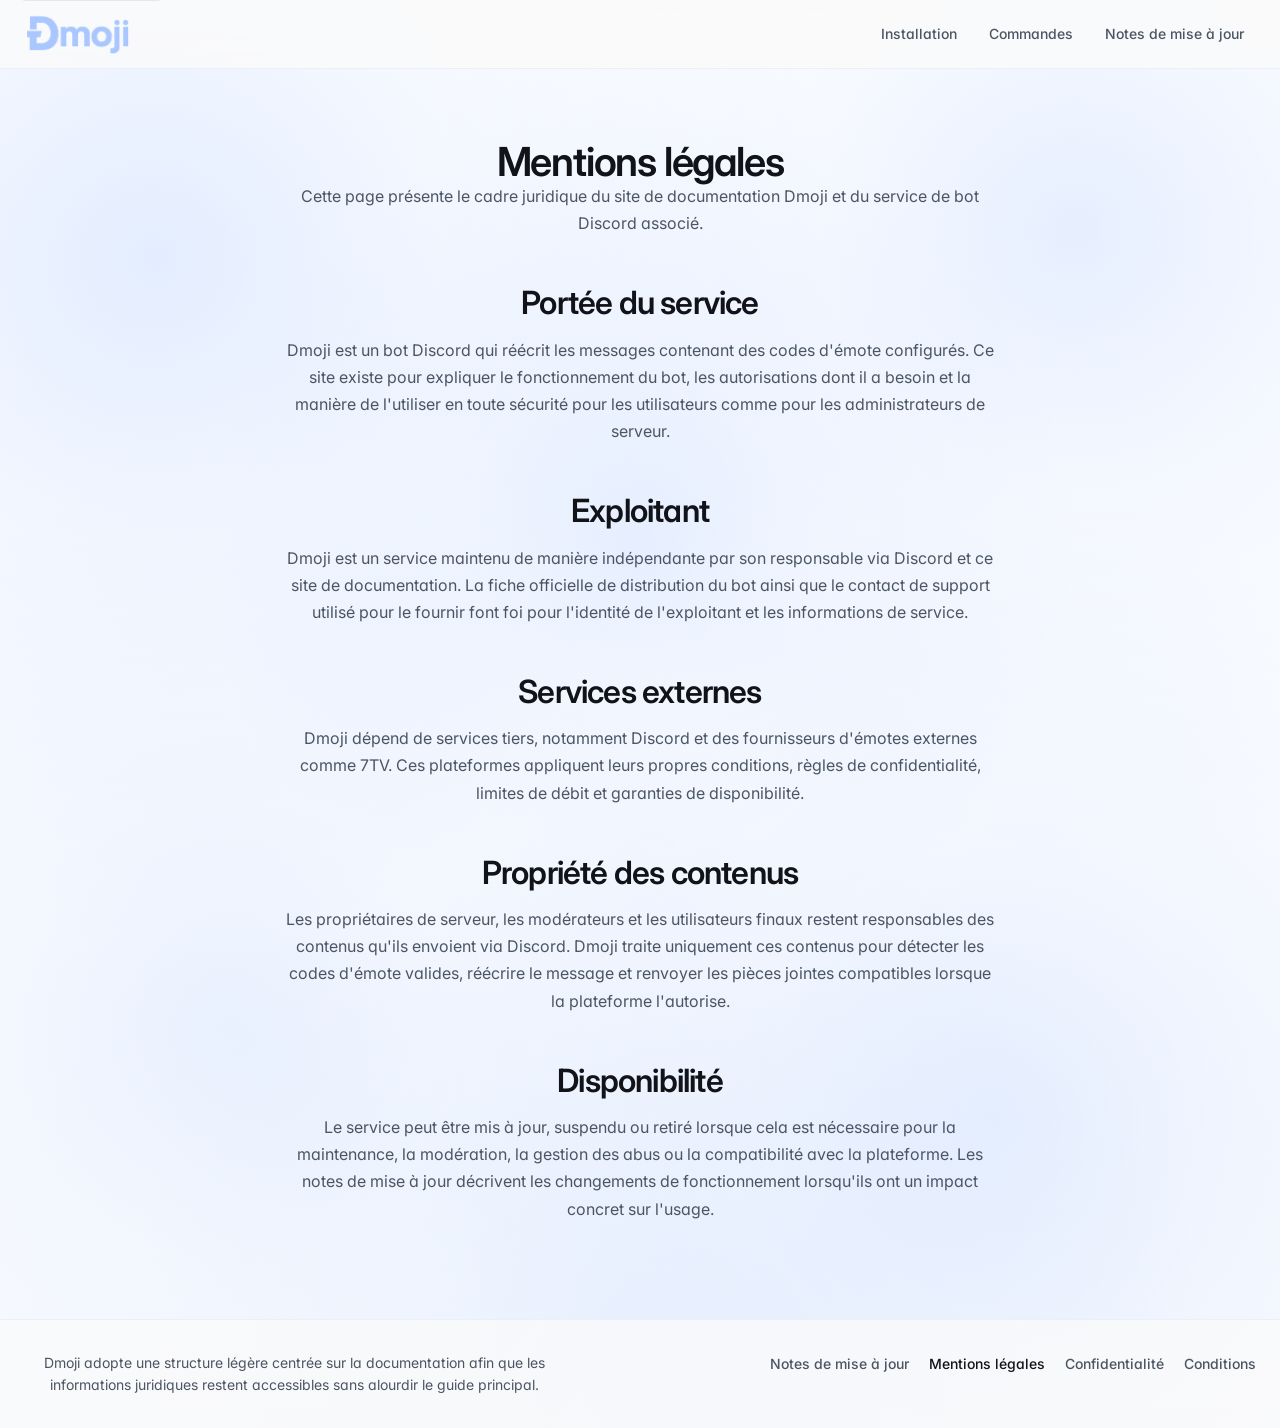
<file: legal/index.html>
<!DOCTYPE html>
<html lang="fr">
  <head>
    <meta charset="UTF-8" />
    <meta name="viewport" content="width=device-width, initial-scale=1.0" />
    <title>Mentions légales Dmoji</title>
    <meta name="description" content="Mentions légales du site de documentation Dmoji et du bot Discord associé." />
    <link rel="stylesheet" href="../assets/styles.css" />
  </head>
  <body>
    <a class="skip-link" href="#content">Aller au contenu</a>
    <header class="site-header">
      <div class="header-inner">
        <a class="brand" href="../"><span class="brand-title"><img class="brand-mark" src="../assets/logo.png" alt="Dmoji" /></span></a>
        <div class="header-menu">
          <button class="header-menu-toggle" type="button" aria-expanded="false" aria-controls="header-nav">Menu</button>
          <nav id="header-nav" class="header-nav" aria-label="Navigation principale">
            <a href="../#quick-start">Installation</a>
            <a href="../#commands">Commandes</a>
            <a href="../patch-notes/">Notes de mise à jour</a>
          </nav>
        </div>
      </div>
    </header>

    <main id="content" class="page">
      <section class="page-header">
        <div class="container prose-page">
          <h1 class="page-title">Mentions légales</h1>
          <p>
            Cette page présente le cadre juridique du site de documentation Dmoji et du service de bot Discord associé.
          </p>

          <h2>Portée du service</h2>
          <p>
            Dmoji est un bot Discord qui réécrit les messages contenant des codes d&apos;émote configurés. Ce site existe
            pour expliquer le fonctionnement du bot, les autorisations dont il a besoin et la manière de l&apos;utiliser
            en toute sécurité pour les utilisateurs comme pour les administrateurs de serveur.
          </p>

          <h2>Exploitant</h2>
          <p>
            Dmoji est un service maintenu de manière indépendante par son responsable via Discord et ce site de
            documentation. La fiche officielle de distribution du bot ainsi que le contact de support utilisé pour le
            fournir font foi pour l&apos;identité de l&apos;exploitant et les informations de service.
          </p>

          <h2>Services externes</h2>
          <p>
            Dmoji dépend de services tiers, notamment Discord et des fournisseurs d&apos;émotes externes comme 7TV. Ces
            plateformes appliquent leurs propres conditions, règles de confidentialité, limites de débit et garanties
            de disponibilité.
          </p>

          <h2>Propriété des contenus</h2>
          <p>
            Les propriétaires de serveur, les modérateurs et les utilisateurs finaux restent responsables des contenus
            qu&apos;ils envoient via Discord. Dmoji traite uniquement ces contenus pour détecter les codes d&apos;émote
            valides, réécrire le message et renvoyer les pièces jointes compatibles lorsque la plateforme l&apos;autorise.
          </p>

          <h2>Disponibilité</h2>
          <p>
            Le service peut être mis à jour, suspendu ou retiré lorsque cela est nécessaire pour la maintenance, la
            modération, la gestion des abus ou la compatibilité avec la plateforme. Les notes de mise à jour décrivent
            les changements de fonctionnement lorsqu&apos;ils ont un impact concret sur l&apos;usage.
          </p>
        </div>
      </section>
    </main>

    <footer class="site-footer">
      <div class="footer-inner">
        <div class="footer-copy">
          <p>Dmoji adopte une structure légère centrée sur la documentation afin que les informations juridiques restent accessibles sans alourdir le guide principal.</p>
        </div>
        <nav class="footer-links" aria-label="Pied de page">
          <a href="../patch-notes/">Notes de mise à jour</a>
          <a href="./" aria-current="page">Mentions légales</a>
          <a href="../privacy/">Confidentialité</a>
          <a href="../terms/">Conditions</a>
        </nav>
      </div>
    </footer>
    <script src="../assets/site.js"></script>
  </body>
</html>
</file>
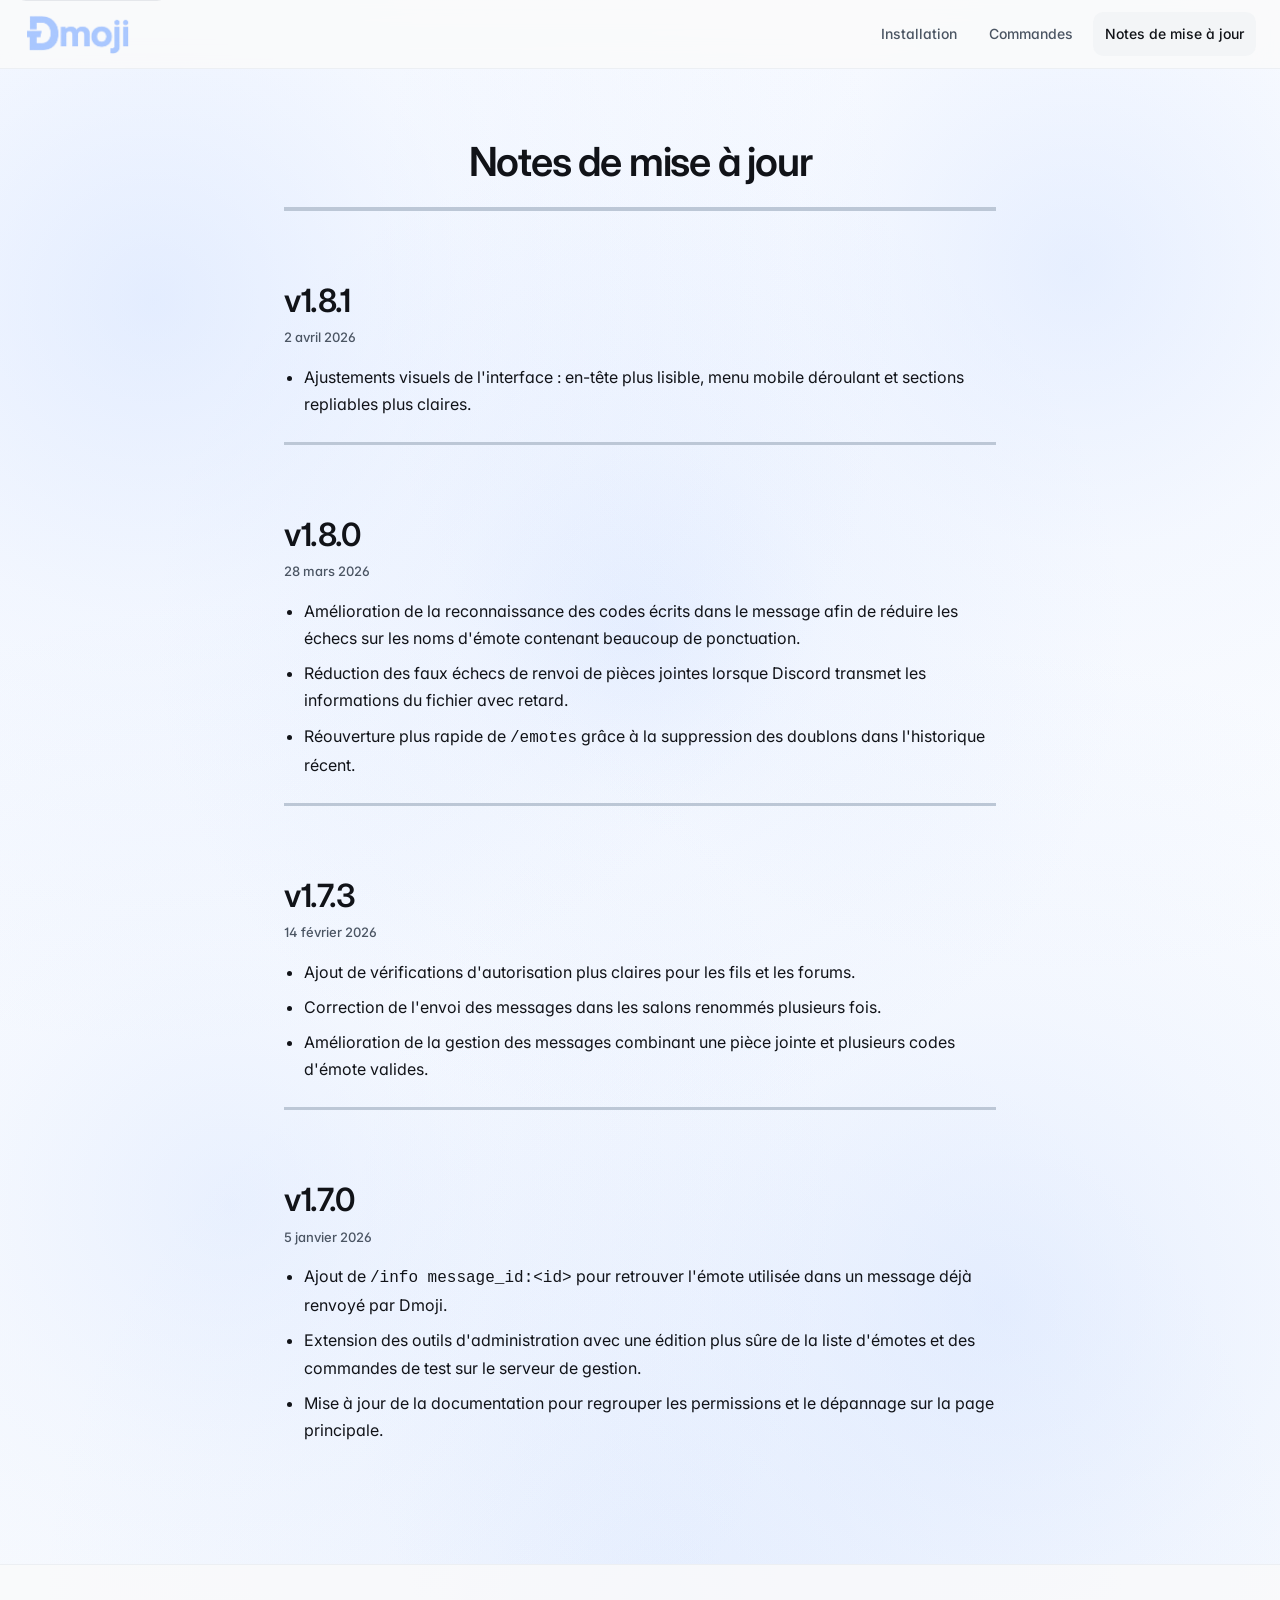
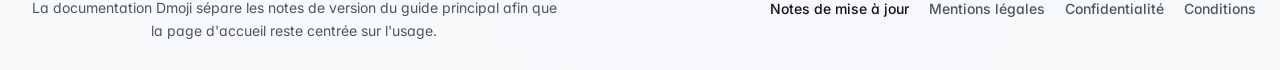
<file: patch-notes/index.html>
<!DOCTYPE html>
<html lang="fr">
  <head>
    <meta charset="UTF-8" />
    <meta name="viewport" content="width=device-width, initial-scale=1.0" />
    <title>Notes de mise à jour Dmoji</title>
    <meta name="description" content="Notes de mise à jour du bot Discord Dmoji." />
    <link rel="stylesheet" href="../assets/styles.css" />
  </head>
  <body>
    <a class="skip-link" href="#content">Aller au contenu</a>
    <header class="site-header">
      <div class="header-inner">
        <a class="brand" href="../"><span class="brand-title"><img class="brand-mark" src="../assets/logo.png" alt="Dmoji" /></span></a>
        <div class="header-menu">
          <button class="header-menu-toggle" type="button" aria-expanded="false" aria-controls="header-nav">Menu</button>
          <nav id="header-nav" class="header-nav" aria-label="Navigation principale">
            <a href="../#quick-start">Installation</a>
            <a href="../#commands">Commandes</a>
            <a href="./" aria-current="page">Notes de mise à jour</a>
          </nav>
        </div>
      </div>
    </header>

    <main id="content" class="page">
      <section class="page-header">
        <div class="container prose-page">
          <h1 class="page-title">Notes de mise à jour</h1>
          <div class="entry-list">
            <article class="entry">
              <h2>v1.8.1</h2>
              <p class="entry-meta"><time datetime="2026-04-02">2 avril 2026</time></p>
              <ul>
                <li>Ajustements visuels de l&apos;interface : en-tête plus lisible, menu mobile déroulant et sections repliables plus claires.</li>
              </ul>
            </article>
            <article class="entry">
              <h2>v1.8.0</h2>
              <p class="entry-meta"><time datetime="2026-03-28">28 mars 2026</time></p>
              <ul>
                <li>Amélioration de la reconnaissance des codes écrits dans le message afin de réduire les échecs sur les noms d&apos;émote contenant beaucoup de ponctuation.</li>
                <li>Réduction des faux échecs de renvoi de pièces jointes lorsque Discord transmet les informations du fichier avec retard.</li>
                <li>Réouverture plus rapide de <code>/emotes</code> grâce à la suppression des doublons dans l&apos;historique récent.</li>
              </ul>
            </article>
            <article class="entry">
              <h2>v1.7.3</h2>
              <p class="entry-meta"><time datetime="2026-02-14">14 février 2026</time></p>
              <ul>
                <li>Ajout de vérifications d&apos;autorisation plus claires pour les fils et les forums.</li>
                <li>Correction de l&apos;envoi des messages dans les salons renommés plusieurs fois.</li>
                <li>Amélioration de la gestion des messages combinant une pièce jointe et plusieurs codes d&apos;émote valides.</li>
              </ul>
            </article>
            <article class="entry">
              <h2>v1.7.0</h2>
              <p class="entry-meta"><time datetime="2026-01-05">5 janvier 2026</time></p>
              <ul>
                <li>Ajout de <code>/info message_id:&lt;id&gt;</code> pour retrouver l&apos;émote utilisée dans un message déjà renvoyé par Dmoji.</li>
                <li>Extension des outils d&apos;administration avec une édition plus sûre de la liste d&apos;émotes et des commandes de test sur le serveur de gestion.</li>
                <li>Mise à jour de la documentation pour regrouper les permissions et le dépannage sur la page principale.</li>
              </ul>
            </article>
          </div>
        </div>
      </section>
    </main>

    <footer class="site-footer">
      <div class="footer-inner">
        <div class="footer-copy">
          <p>La documentation Dmoji sépare les notes de version du guide principal afin que la page d&apos;accueil reste centrée sur l&apos;usage.</p>
        </div>
        <nav class="footer-links" aria-label="Pied de page">
          <a href="./" aria-current="page">Notes de mise à jour</a>
          <a href="../legal/">Mentions légales</a>
          <a href="../privacy/">Confidentialité</a>
          <a href="../terms/">Conditions</a>
        </nav>
      </div>
    </footer>
    <script src="../assets/site.js"></script>
  </body>
</html>
</file>
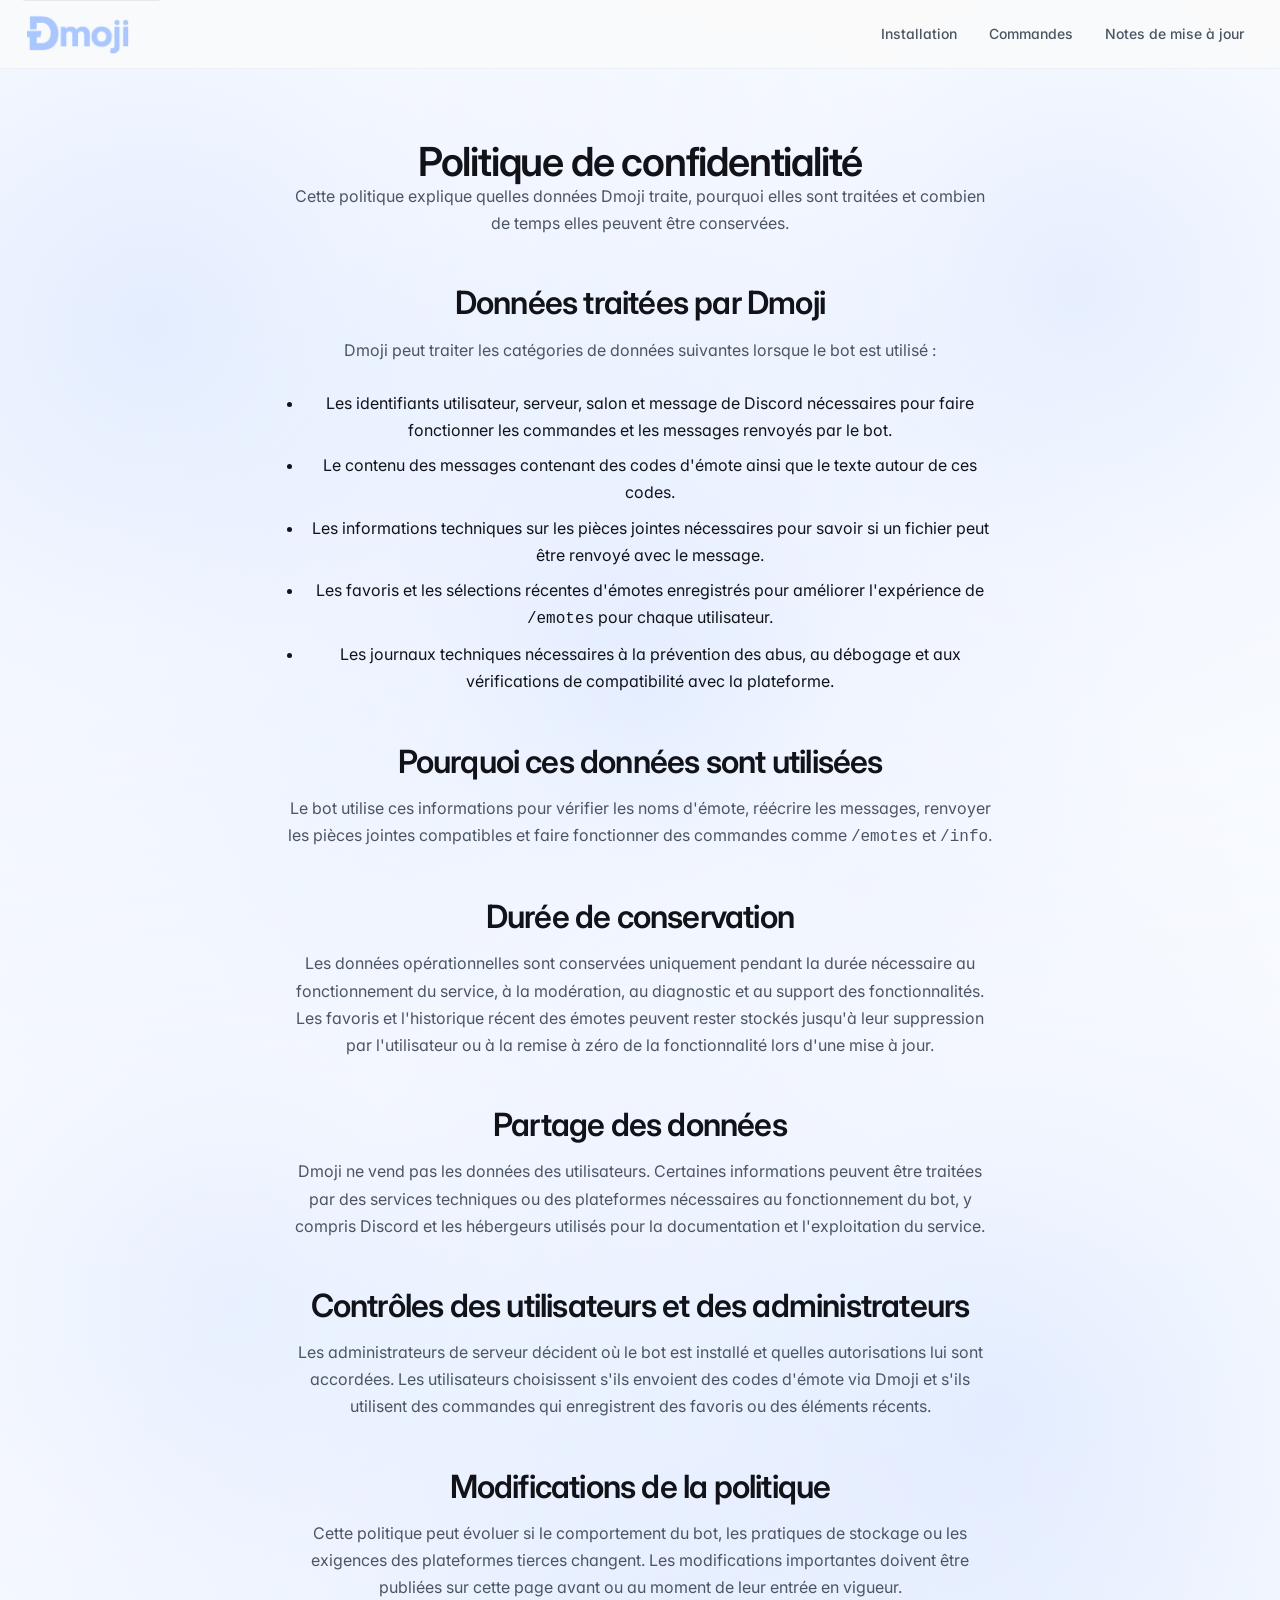
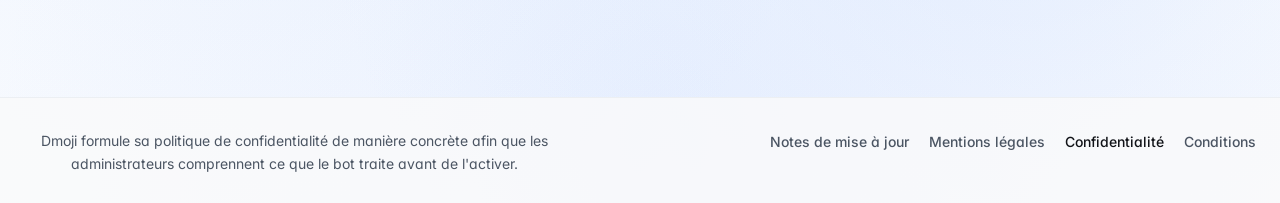
<file: privacy/index.html>
<!DOCTYPE html>
<html lang="fr">
  <head>
    <meta charset="UTF-8" />
    <meta name="viewport" content="width=device-width, initial-scale=1.0" />
    <title>Politique de confidentialité Dmoji</title>
    <meta name="description" content="Politique de confidentialité du bot Discord Dmoji et de son site de documentation." />
    <link rel="stylesheet" href="../assets/styles.css" />
  </head>
  <body>
    <a class="skip-link" href="#content">Aller au contenu</a>
    <header class="site-header">
      <div class="header-inner">
        <a class="brand" href="../"><span class="brand-title"><img class="brand-mark" src="../assets/logo.png" alt="Dmoji" /></span></a>
        <div class="header-menu">
          <button class="header-menu-toggle" type="button" aria-expanded="false" aria-controls="header-nav">Menu</button>
          <nav id="header-nav" class="header-nav" aria-label="Navigation principale">
            <a href="../#quick-start">Installation</a>
            <a href="../#commands">Commandes</a>
            <a href="../patch-notes/">Notes de mise à jour</a>
          </nav>
        </div>
      </div>
    </header>

    <main id="content" class="page">
      <section class="page-header">
        <div class="container prose-page">
          <h1 class="page-title">Politique de confidentialité</h1>
          <p>
            Cette politique explique quelles données Dmoji traite, pourquoi elles sont traitées et combien de temps
            elles peuvent être conservées.
          </p>

          <h2>Données traitées par Dmoji</h2>
          <p>Dmoji peut traiter les catégories de données suivantes lorsque le bot est utilisé :</p>
          <ul>
            <li>Les identifiants utilisateur, serveur, salon et message de Discord nécessaires pour faire fonctionner les commandes et les messages renvoyés par le bot.</li>
            <li>Le contenu des messages contenant des codes d&apos;émote ainsi que le texte autour de ces codes.</li>
            <li>Les informations techniques sur les pièces jointes nécessaires pour savoir si un fichier peut être renvoyé avec le message.</li>
            <li>Les favoris et les sélections récentes d&apos;émotes enregistrés pour améliorer l&apos;expérience de <code>/emotes</code> pour chaque utilisateur.</li>
            <li>Les journaux techniques nécessaires à la prévention des abus, au débogage et aux vérifications de compatibilité avec la plateforme.</li>
          </ul>

          <h2>Pourquoi ces données sont utilisées</h2>
          <p>Le bot utilise ces informations pour vérifier les noms d&apos;émote, réécrire les messages, renvoyer les pièces jointes compatibles et faire fonctionner des commandes comme <code>/emotes</code> et <code>/info</code>.</p>

          <h2>Durée de conservation</h2>
          <p>
            Les données opérationnelles sont conservées uniquement pendant la durée nécessaire au fonctionnement du
            service, à la modération, au diagnostic et au support des fonctionnalités. Les favoris et l&apos;historique
            récent des émotes peuvent rester stockés jusqu&apos;à leur suppression par l&apos;utilisateur ou à la remise à
            zéro de la fonctionnalité lors d&apos;une mise à jour.
          </p>

          <h2>Partage des données</h2>
          <p>
            Dmoji ne vend pas les données des utilisateurs. Certaines informations peuvent être traitées par des
            services techniques ou des plateformes nécessaires au fonctionnement du bot, y
            compris Discord et les hébergeurs utilisés pour la documentation et l&apos;exploitation du service.
          </p>

          <h2>Contrôles des utilisateurs et des administrateurs</h2>
          <p>
            Les administrateurs de serveur décident où le bot est installé et quelles autorisations lui sont accordées.
            Les utilisateurs choisissent s&apos;ils envoient des codes d&apos;émote via Dmoji et s&apos;ils utilisent des
            commandes qui enregistrent des favoris ou des éléments récents.
          </p>

          <h2>Modifications de la politique</h2>
          <p>
            Cette politique peut évoluer si le comportement du bot, les pratiques de stockage ou les exigences des
            plateformes tierces changent. Les modifications importantes doivent être publiées sur cette page avant ou
            au moment de leur entrée en vigueur.
          </p>
        </div>
      </section>
    </main>

    <footer class="site-footer">
      <div class="footer-inner">
        <div class="footer-copy">
          <p>Dmoji formule sa politique de confidentialité de manière concrète afin que les administrateurs comprennent ce que le bot traite avant de l&apos;activer.</p>
        </div>
        <nav class="footer-links" aria-label="Pied de page">
          <a href="../patch-notes/">Notes de mise à jour</a>
          <a href="../legal/">Mentions légales</a>
          <a href="./" aria-current="page">Confidentialité</a>
          <a href="../terms/">Conditions</a>
        </nav>
      </div>
    </footer>
    <script src="../assets/site.js"></script>
  </body>
</html>
</file>
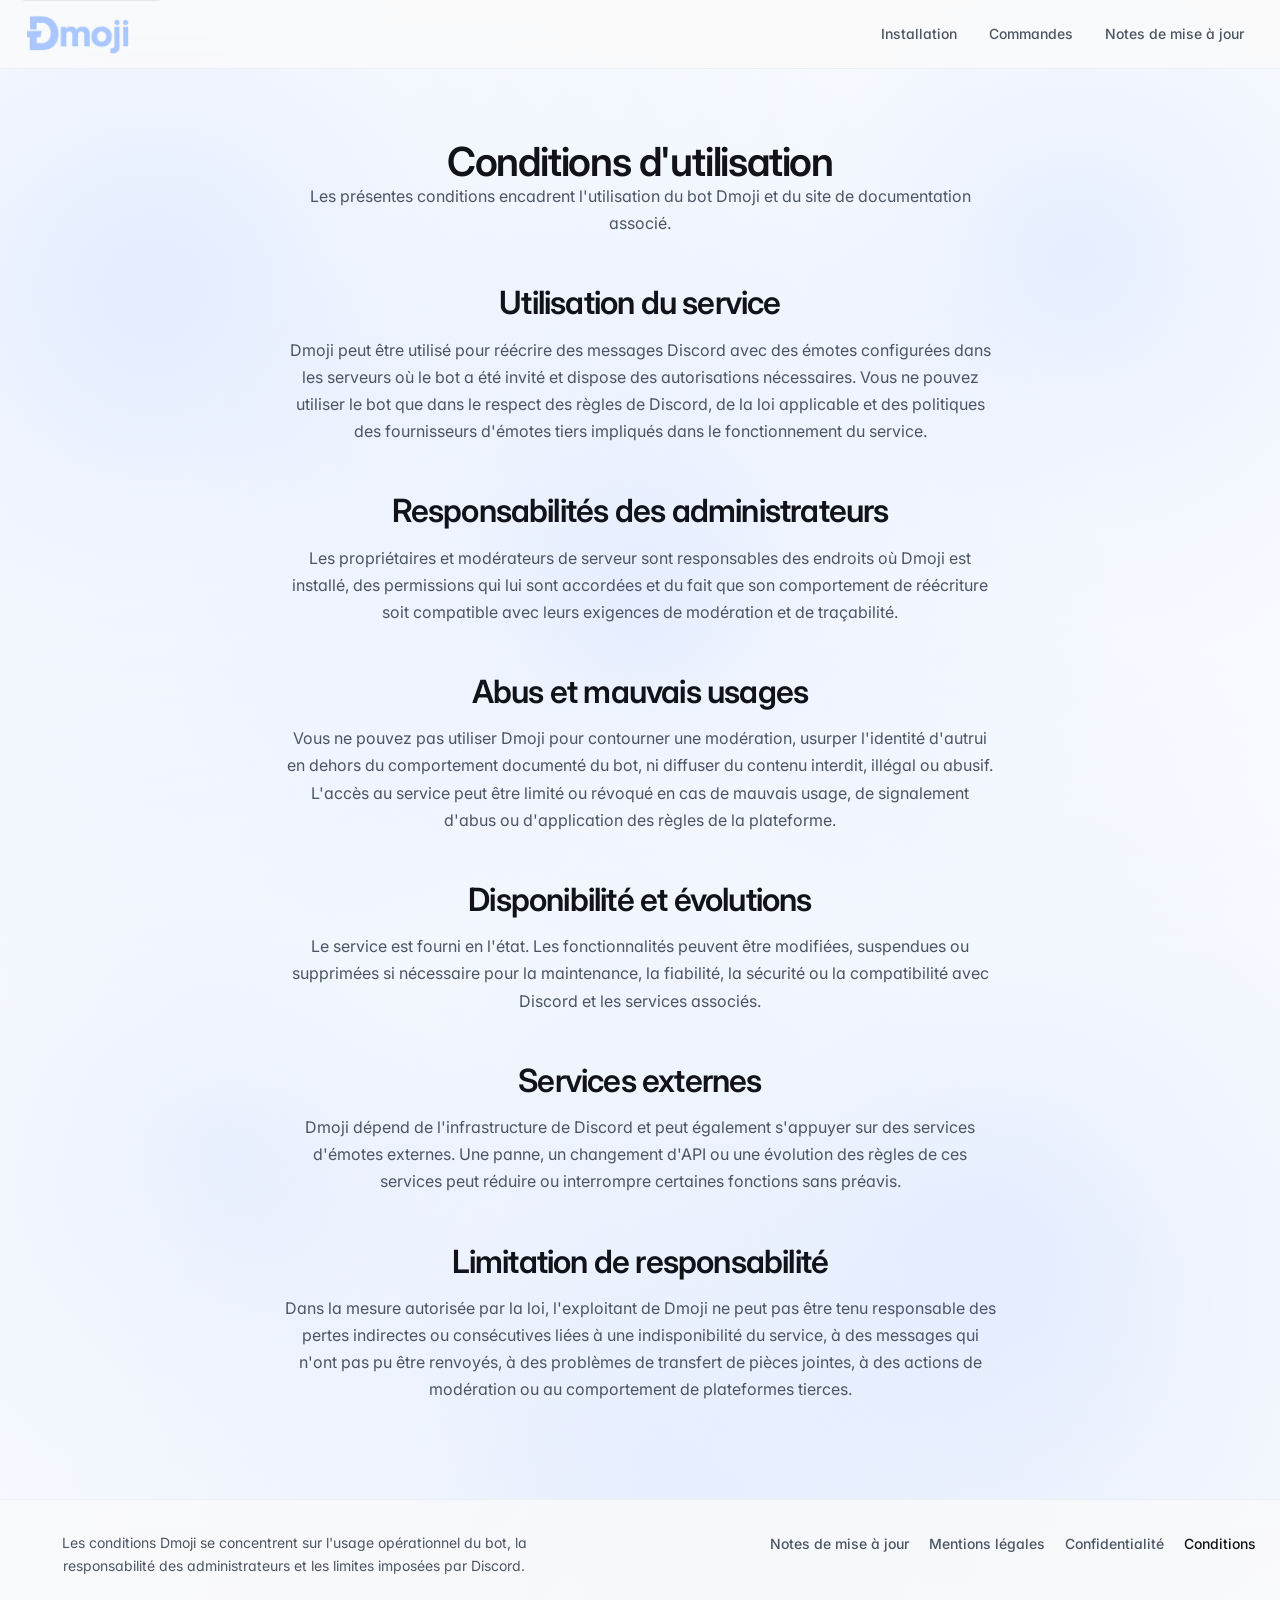
<file: terms/index.html>
<!DOCTYPE html>
<html lang="fr">
  <head>
    <meta charset="UTF-8" />
    <meta name="viewport" content="width=device-width, initial-scale=1.0" />
    <title>Conditions d'utilisation Dmoji</title>
    <meta name="description" content="Conditions d'utilisation du bot Discord Dmoji." />
    <link rel="stylesheet" href="../assets/styles.css" />
  </head>
  <body>
    <a class="skip-link" href="#content">Aller au contenu</a>
    <header class="site-header">
      <div class="header-inner">
        <a class="brand" href="../"><span class="brand-title"><img class="brand-mark" src="../assets/logo.png" alt="Dmoji" /></span></a>
        <div class="header-menu">
          <button class="header-menu-toggle" type="button" aria-expanded="false" aria-controls="header-nav">Menu</button>
          <nav id="header-nav" class="header-nav" aria-label="Navigation principale">
            <a href="../#quick-start">Installation</a>
            <a href="../#commands">Commandes</a>
            <a href="../patch-notes/">Notes de mise à jour</a>
          </nav>
        </div>
      </div>
    </header>

    <main id="content" class="page">
      <section class="page-header">
        <div class="container prose-page">
          <h1 class="page-title">Conditions d'utilisation</h1>
          <p>
            Les présentes conditions encadrent l&apos;utilisation du bot Dmoji et du site de documentation associé.
          </p>

          <h2>Utilisation du service</h2>
          <p>
            Dmoji peut être utilisé pour réécrire des messages Discord avec des émotes configurées dans les serveurs où
            le bot a été invité et dispose des autorisations nécessaires. Vous ne pouvez utiliser le bot que dans le
            respect des règles de Discord, de la loi applicable et des politiques des fournisseurs d&apos;émotes tiers
            impliqués dans le fonctionnement du service.
          </p>

          <h2>Responsabilités des administrateurs</h2>
          <p>
            Les propriétaires et modérateurs de serveur sont responsables des endroits où Dmoji est installé, des
            permissions qui lui sont accordées et du fait que son comportement de réécriture soit compatible avec leurs
            exigences de modération et de traçabilité.
          </p>

          <h2>Abus et mauvais usages</h2>
          <p>
            Vous ne pouvez pas utiliser Dmoji pour contourner une modération, usurper l&apos;identité d&apos;autrui en dehors
            du comportement documenté du bot, ni diffuser du contenu interdit, illégal ou abusif. L&apos;accès au service
            peut être limité ou révoqué en cas de mauvais usage, de signalement d&apos;abus ou d&apos;application des règles
            de la plateforme.
          </p>

          <h2>Disponibilité et évolutions</h2>
          <p>
            Le service est fourni en l&apos;état. Les fonctionnalités peuvent être modifiées, suspendues ou supprimées si
            nécessaire pour la maintenance, la fiabilité, la sécurité ou la compatibilité avec Discord et les services
            associés.
          </p>

          <h2>Services externes</h2>
          <p>
            Dmoji dépend de l&apos;infrastructure de Discord et peut également s&apos;appuyer sur des services d&apos;émotes
            externes. Une panne, un changement d&apos;API ou une évolution des règles de ces services peut réduire ou
            interrompre certaines fonctions sans préavis.
          </p>

          <h2>Limitation de responsabilité</h2>
          <p>
            Dans la mesure autorisée par la loi, l&apos;exploitant de Dmoji ne peut pas être tenu responsable des pertes
            indirectes ou consécutives liées à une indisponibilité du service, à des messages qui n&apos;ont pas pu être renvoyés, à des
            problèmes de transfert de pièces jointes, à des actions de modération ou au comportement de plateformes
            tierces.
          </p>
        </div>
      </section>
    </main>

    <footer class="site-footer">
      <div class="footer-inner">
        <div class="footer-copy">
          <p>Les conditions Dmoji se concentrent sur l&apos;usage opérationnel du bot, la responsabilité des administrateurs et les limites imposées par Discord.</p>
        </div>
        <nav class="footer-links" aria-label="Pied de page">
          <a href="../patch-notes/">Notes de mise à jour</a>
          <a href="../legal/">Mentions légales</a>
          <a href="../privacy/">Confidentialité</a>
          <a href="./" aria-current="page">Conditions</a>
        </nav>
      </div>
    </footer>
    <script src="../assets/site.js"></script>
  </body>
</html>
</file>
<file: assets/styles.css>
@import url("https://fonts.googleapis.com/css2?family=Inter:wght@100..900&family=JetBrains+Mono:wght@400&display=swap");

:root {
  --page-bg: #fafafa;
  --surface: #ffffff;
  --surface-secondary: #f6f7f8;
  --section-tint: #f3f5f7;
  --text-primary: #111318;
  --text-secondary: #4b5563;
  --text-muted: #6b7280;
  --text-subtle: #8b95a7;
  --accent: #4f6bff;
  --accent-hover: #3f5cf5;
  --accent-soft: #eef2ff;
  --accent-border: #cfd8ff;
  --border: #e5e7eb;
  --border-secondary: #eceff3;
  --divider-soft: #f0f2f5;
  --divider-strong: #dde3ea;
  --divider-heavy: #bcc7d6;
  --success: #16a34a;
  --warning: #d97706;
  --error: #dc2626;
  --info: #2563eb;
  --code-bg: #f6f8fb;
  --inline-code-bg: #f3f4f6;
  --shadow-soft: 0 1px 2px rgba(16, 24, 40, 0.04), 0 8px 24px rgba(16, 24, 40, 0.04);
  --radius-sm: 8px;
  --radius-md: 10px;
  --radius-lg: 12px;
  --radius-card: 16px;
  --radius-panel: 20px;
  --max-page: 1280px;
  --max-reading: 760px;
  --max-wide: 960px;
}

* {
  box-sizing: border-box;
}

html {
  scroll-behavior: smooth;
}

body {
  margin: 0;
  background:
    radial-gradient(circle at 12% 18%, rgba(169, 198, 254, 0.31) 0%, rgba(169, 198, 254, 0.13) 18%, rgba(169, 198, 254, 0) 42%),
    radial-gradient(circle at 84% 16%, rgba(169, 198, 254, 0.28) 0%, rgba(169, 198, 254, 0.11) 16%, rgba(169, 198, 254, 0) 40%),
    radial-gradient(circle at 50% 38%, rgba(169, 198, 254, 0.22) 0%, rgba(169, 198, 254, 0.09) 16%, rgba(169, 198, 254, 0) 40%),
    radial-gradient(circle at 18% 72%, rgba(169, 198, 254, 0.22) 0%, rgba(169, 198, 254, 0.09) 16%, rgba(169, 198, 254, 0) 38%),
    radial-gradient(circle at 78% 78%, rgba(169, 198, 254, 0.25) 0%, rgba(169, 198, 254, 0.11) 18%, rgba(169, 198, 254, 0) 40%),
    radial-gradient(circle at 52% 96%, rgba(169, 198, 254, 0.18) 0%, rgba(169, 198, 254, 0.08) 16%, rgba(169, 198, 254, 0) 36%),
    linear-gradient(180deg, rgba(255, 255, 255, 0.94) 0%, #f9fbfe 100%);
  color: var(--text-primary);
  font-family: "Inter", "SF Pro Display", -apple-system, BlinkMacSystemFont, "Segoe UI", Roboto, Helvetica, Arial, sans-serif;
  font-size: 16px;
  line-height: 1.7;
  font-feature-settings: "cv01", "cv02", "cv03", "cv04", "cv11";
  text-rendering: optimizeLegibility;
}

img {
  max-width: 100%;
  display: block;
}

a {
  color: var(--accent);
  text-decoration-thickness: 0.08em;
  text-underline-offset: 0.16em;
}

a:hover {
  color: var(--accent-hover);
}

button,
a.button {
  font: inherit;
}

:focus-visible {
  outline: 3px solid rgba(79, 107, 255, 0.24);
  outline-offset: 3px;
}

.skip-link {
  position: absolute;
  left: 16px;
  top: -48px;
  z-index: 20;
  padding: 10px 14px;
  border-radius: var(--radius-md);
  background: var(--surface);
  color: var(--text-primary);
  border: 1px solid var(--border);
}

.skip-link:focus {
  top: 16px;
}

.site-header {
  position: sticky;
  top: 0;
  z-index: 10;
  backdrop-filter: blur(12px);
  background: rgba(250, 250, 250, 0.82);
  border-bottom: 1px solid var(--border-secondary);
}

.header-inner,
.footer-inner {
  max-width: var(--max-page);
  margin: 0 auto;
  padding: 0 24px;
}

.header-inner {
  min-height: 68px;
  display: flex;
  align-items: center;
  justify-content: space-between;
  gap: 20px;
}

.header-menu {
  display: flex;
  align-items: center;
  margin-left: auto;
}

.header-menu-toggle {
  display: none;
  font: inherit;
  border: 1px solid var(--border-secondary);
  border-radius: var(--radius-md);
  background: rgba(255, 255, 255, 0.78);
  color: var(--text-primary);
  min-height: 44px;
  padding: 10px 14px;
  font-size: 14px;
  font-weight: 600;
  cursor: pointer;
}

.brand {
  display: inline-flex;
  align-items: center;
  min-height: 44px;
  color: var(--text-primary);
  font-size: 16px;
  font-weight: 600;
  letter-spacing: -0.01em;
  text-decoration: none;
  white-space: nowrap;
}

.brand-title {
  display: flex;
  align-items: center;
  justify-content: center;
  min-height: 44px;
  line-height: 1;
}

.brand-mark {
  display: block;
  flex-shrink: 0;
  height: 44px;
  width: auto;
  max-width: min(220px, 28vw);
  object-fit: contain;
}

.header-nav {
  display: flex;
  align-items: center;
  gap: 8px;
  flex-wrap: wrap;
  justify-content: flex-end;
}

.header-nav a {
  display: inline-flex;
  align-items: center;
  justify-content: center;
  min-height: 44px;
  color: var(--text-secondary);
  font-size: 14px;
  font-weight: 500;
  line-height: 1.2;
  text-decoration: none;
  padding: 10px 12px;
  border-radius: var(--radius-md);
}

.header-nav a:hover,
.header-nav a[aria-current="page"] {
  background: var(--section-tint);
  color: var(--text-primary);
}

.page {
  padding: 24px 0 96px;
  text-align: center;
}

.section {
  padding: 80px 0 0;
}

.section:first-child,
.page-header {
  padding-top: 48px;
}

.container {
  max-width: var(--max-page);
  margin: 0 auto;
  padding: 0 24px;
  display: flex;
  flex-direction: column;
  align-items: center;
}

.reading {
  max-width: var(--max-reading);
  margin-left: auto;
  margin-right: auto;
}

.wide {
  max-width: var(--max-wide);
  margin-left: auto;
  margin-right: auto;
}

.hero {
  padding-top: 32px;
}

.hero-inner {
  max-width: var(--max-wide);
  margin-left: auto;
  margin-right: auto;
}

.hero-mark {
  display: block;
  width: clamp(220px, 30vw, 340px);
  height: auto;
  max-width: 100%;
  margin-bottom: 20px;
  margin-left: auto;
  margin-right: auto;
}

.hero h1,
.page-title {
  margin: 0;
  font-size: clamp(48px, 4.8vw, 56px);
  line-height: 1.02;
  letter-spacing: -0.04em;
  font-weight: 600;
}

.hero h1 {
  width: 100%;
  max-width: none;
  margin-left: auto;
  margin-right: auto;
  text-wrap: balance;
  text-align: center;
}

.hero-line {
  display: block;
  width: auto;
  max-width: 100%;
  white-space: normal;
  text-align: center;
}

.hero-line-emote {
  margin-top: 16px;
}

.hero-emote-stage {
  position: relative;
  display: inline-flex;
  align-items: center;
  justify-content: center;
  min-width: min(340px, 78vw);
  min-height: clamp(92px, 10vw, 116px);
}

.hero-emote-code,
.hero-emote-image {
  grid-area: 1 / 1;
}

.hero-emote-code {
  position: relative;
  display: inline-flex;
  align-items: center;
  justify-content: center;
  min-height: clamp(72px, 8vw, 88px);
  padding: 0 18px;
  border-radius: 22px;
  background: rgba(255, 255, 255, 0.68);
  border: 1px solid rgba(188, 199, 214, 0.9);
  box-shadow: 0 18px 44px rgba(79, 107, 255, 0.12);
  color: #0e1726;
  font-family: "JetBrains Mono", monospace;
  font-size: clamp(26px, 4vw, 42px);
  font-weight: 400;
  letter-spacing: -0.04em;
  line-height: 1;
  opacity: 1;
  transform: translateY(0);
  transition: opacity 220ms ease, transform 220ms ease;
}

.hero-emote-code::after {
  content: "";
  width: 0.08em;
  height: 0.92em;
  margin-left: 0.12em;
  border-radius: 4px;
  background: currentColor;
  animation: hero-caret-blink 0.95s steps(1, end) infinite;
}

.hero-emote-code.is-fading {
  opacity: 0.18;
  transform: translateY(-4px);
}

.hero-emote-image {
  position: absolute;
  inset: 50% auto auto 50%;
  display: block;
  width: auto;
  height: clamp(72px, 8vw, 96px);
  max-width: min(140px, 30vw);
  object-fit: contain;
  opacity: 0;
  transform: translate(-50%, -50%) scale(0.9);
  filter: drop-shadow(0 14px 24px rgba(15, 23, 42, 0.18));
  transition: opacity 240ms ease, transform 240ms ease;
}

.hero-emote-image.is-visible {
  opacity: 1;
  transform: translate(-50%, -50%) scale(1);
}

@keyframes hero-caret-blink {
  0%,
  45% {
    opacity: 1;
  }

  46%,
  100% {
    opacity: 0;
  }
}

.page-title {
  font-size: 40px;
  line-height: 1.05;
  letter-spacing: -0.03em;
}

.hero-copy,
.page-intro {
  margin: 24px 0 0;
  font-size: 18px;
  line-height: 1.7;
  color: var(--text-secondary);
}

.hero-copy {
  max-width: var(--max-reading);
  margin-left: auto;
  margin-right: auto;
}

.hero-actions {
  display: flex;
  flex-wrap: wrap;
  gap: 12px;
  margin-top: 24px;
  justify-content: center;
  max-width: var(--max-reading);
  margin-left: auto;
  margin-right: auto;
}

.button {
  display: inline-flex;
  align-items: center;
  justify-content: center;
  min-height: 44px;
  padding: 10px 16px;
  border-radius: var(--radius-md);
  border: 1px solid transparent;
  text-decoration: none;
  font-weight: 500;
  transition: background-color 140ms ease, border-color 140ms ease, color 140ms ease, box-shadow 140ms ease;
}

.button-primary {
  background: var(--accent);
  border-color: transparent;
  color: #ffffff;
  box-shadow: 0 1px 2px rgba(79, 107, 255, 0.18);
}

.button-primary:hover {
  background: var(--accent-hover);
  color: #ffffff;
}

.button-secondary {
  background: var(--surface);
  color: var(--text-primary);
  border-color: var(--border);
}

.button-secondary:hover {
  background: var(--section-tint);
  color: var(--text-primary);
}

.hero-preview {
  margin-top: 40px;
  max-width: var(--max-wide);
  border: 1px solid var(--border);
  border-radius: 18px;
  background: var(--surface);
  box-shadow: var(--shadow-soft);
  overflow: hidden;
  margin-left: auto;
  margin-right: auto;
}

.preview-header {
  display: flex;
  align-items: center;
  justify-content: space-between;
  gap: 12px;
  padding: 14px 18px;
  border-bottom: 3px solid var(--divider-heavy);
  background: #fcfcfd;
}

.preview-header strong {
  font-size: 14px;
  font-weight: 600;
}

.preview-header span {
  font-size: 13px;
  color: var(--text-subtle);
}

.preview-grid {
  display: grid;
  grid-template-columns: repeat(3, minmax(0, 1fr));
  align-items: stretch;
}

.preview-panel {
  padding: 20px;
  text-align: center;
  display: flex;
  flex-direction: column;
}

.preview-panel + .preview-panel {
  border-left: 3px solid var(--divider-heavy);
}

.preview-panel h2,
.section h2,
.prose-page h2 {
  margin: 0;
  font-size: 32px;
  line-height: 1.1;
  letter-spacing: -0.025em;
  font-weight: 600;
}

.preview-panel h3,
.section h3,
.prose-page h3 {
  margin: 0;
  font-size: 20px;
  line-height: 1.25;
  letter-spacing: -0.015em;
  font-weight: 600;
}

.preview-panel p,
.section-intro,
.prose-page p,
.site-footer p {
  color: var(--text-secondary);
}

.preview-sample {
  margin-top: 16px;
  padding: 16px;
  border: 1px solid var(--border-secondary);
  border-radius: 14px;
  background: var(--section-tint);
}

.preview-sample p {
  margin: 0;
  color: var(--text-primary);
}

.preview-sample p + p {
  margin-top: 12px;
}

.preview-image {
  width: 100%;
  margin-top: auto;
  border: 1px solid var(--border-secondary);
  border-radius: 14px;
  background: var(--surface);
  object-fit: cover;
}

.section-header {
  max-width: var(--max-reading);
  margin-left: auto;
  margin-right: auto;
  width: 100%;
}

.section-header h2,
.prose-page h2 {
  margin-bottom: 16px;
}

.section-intro,
.prose-page p {
  margin: 0;
}

.section-header + * {
  margin-top: 24px;
}

.card-grid {
  display: grid;
  grid-template-columns: repeat(3, minmax(0, 1fr));
  gap: 16px;
  max-width: var(--max-wide);
  width: 100%;
  margin-left: auto;
  margin-right: auto;
}

.card {
  background: var(--surface);
  border: 1px solid #e8edf2;
  border-radius: var(--radius-card);
  padding: 20px;
  box-shadow: var(--shadow-soft);
  text-align: center;
}

.card h3 {
  margin: 0 0 12px;
}

.card p,
.card li {
  margin: 0;
  color: var(--text-secondary);
}

.card-action {
  margin-top: 16px;
}

.button-install {
  width: 100%;
  min-height: 48px;
  font-weight: 700;
  box-shadow: 0 10px 24px rgba(79, 107, 255, 0.22);
}

.button-install:hover {
  box-shadow: 0 14px 30px rgba(63, 92, 245, 0.28);
}

.card ol,
.card ul {
  margin: 12px 0 0;
  padding-left: 20px;
}

.media-block {
  margin-top: 24px;
  width: 100%;
  max-width: var(--max-wide);
  margin-left: auto;
  margin-right: auto;
}

.media-grid {
  display: grid;
  grid-template-columns: repeat(2, minmax(0, 1fr));
  gap: 16px;
  width: 100%;
  margin-left: auto;
  margin-right: auto;
}

.media-grid-three {
  grid-template-columns: repeat(3, minmax(0, 1fr));
}

.media-card {
  background: var(--surface);
  border: 1px solid #e8edf2;
  border-radius: var(--radius-card);
  padding: 20px;
  box-shadow: var(--shadow-soft);
  text-align: center;
  display: flex;
  flex-direction: column;
  min-height: 100%;
}

.media-card h3 {
  margin: 0 0 10px;
}

.media-card p {
  margin: 0 0 16px;
  color: var(--text-secondary);
}

.media-frame {
  overflow: hidden;
  border: 1px solid var(--border);
  border-radius: 16px;
  background: var(--surface);
  box-shadow: var(--shadow-soft);
  width: 100%;
  margin-left: auto;
  margin-right: auto;
  margin-top: auto;
}

.media-frame img,
.media-frame video {
  width: 100%;
  display: block;
}

.media-frame video {
  background: #ffffff;
}

.media-caption {
  margin-top: 12px;
  font-size: 14px;
  line-height: 1.6;
  color: var(--text-muted);
  text-align: center;
  margin-left: auto;
  margin-right: auto;
}

.flow-list {
  list-style: decimal;
  padding-left: 22px;
  margin: 24px 0 0;
  text-align: left;
}

.flow-list li + li {
  margin-top: 20px;
}

.flow-list strong {
  display: block;
  font-size: 18px;
  line-height: 1.35;
  margin-bottom: 6px;
}

.callout {
  margin-top: 24px;
  padding: 18px 20px;
  border-radius: 14px;
}

.callout p {
  margin: 0;
}

.callout strong {
  display: inline-block;
  margin-right: 8px;
  color: var(--text-primary);
}

.callout-note {
  background: #f8fafc;
  border: 1px solid var(--border);
}

.callout-tip {
  background: #f6fdf8;
  border: 1px solid #d9f2df;
}

.callout-warning {
  background: #fff9f2;
  border: 1px solid #f4dfb8;
}

.callout-error {
  background: #fff5f5;
  border: 1px solid #f1c7c7;
}

.table-wrap {
  max-width: var(--max-wide);
  width: 100%;
  overflow-x: auto;
  border: 1px solid var(--border);
  border-radius: 14px;
  background: var(--surface);
  margin-left: auto;
  margin-right: auto;
  text-align: left;
}

table {
  width: 100%;
  border-collapse: collapse;
  min-width: 700px;
}

thead {
  background: #f8fafc;
}

th,
td {
  padding: 16px 18px;
  text-align: left;
  vertical-align: top;
}

th {
  font-size: 14px;
  font-weight: 600;
  color: var(--text-primary);
}

td {
  color: var(--text-secondary);
  border-top: 3px solid var(--divider-heavy);
}

.troubleshooting-list,
.entry-list,
.faq-list {
  margin-top: 24px;
  width: 100%;
}

.entry-list {
  text-align: left;
}

.troubleshooting-list {
  text-align: center;
}

.faq-list {
  text-align: center;
}

.troubleshooting-item,
.entry,
.faq-item {
  padding: 24px 0;
  border-top: 3px solid var(--divider-heavy);
}

.troubleshooting-item:first-child,
.entry:first-child,
.faq-item:first-child {
  border-top: 4px solid var(--divider-heavy);
}

.entry h2,
.troubleshooting-item summary,
.faq-item summary {
  margin: 0;
}

.troubleshooting-item p,
.entry p,
.prose-page li,
.faq-item p {
  margin: 10px 0 0;
}

.troubleshooting-item p strong,
.entry-meta,
.troubleshooting-item summary,
.faq-item summary {
  color: var(--text-primary);
}

.troubleshooting-item {
  padding-right: 0;
}

.troubleshooting-item summary {
  display: flex;
  align-items: center;
  justify-content: center;
  list-style: none;
  cursor: pointer;
  font-size: 20px;
  line-height: 1.35;
  font-weight: 600;
  padding: 0 36px;
  position: relative;
  text-align: center;
}

.troubleshooting-item summary::-webkit-details-marker {
  display: none;
}

.troubleshooting-item summary::after {
  content: "+";
  position: absolute;
  right: 0;
  top: 50%;
  color: var(--text-subtle);
  font-size: 22px;
  line-height: 1;
  transform: translateY(-50%);
}

.troubleshooting-item[open] summary::after {
  content: "-";
}

.entry-meta {
  margin-top: 10px;
  font-size: 13px;
  line-height: 1.5;
  font-weight: 500;
  color: var(--text-subtle);
}

.faq-item {
  padding-right: 4px;
}

.faq-item summary {
  display: flex;
  align-items: center;
  justify-content: center;
  list-style: none;
  cursor: pointer;
  font-size: 18px;
  line-height: 1.35;
  font-weight: 600;
  padding-right: 28px;
  position: relative;
  text-align: center;
}


.faq-item summary::-webkit-details-marker {
  display: none;
}

.faq-item summary::after {
  content: "+";
  position: absolute;
  right: 0;
  top: 0;
  color: var(--text-subtle);
  font-size: 22px;
  line-height: 1;
}

.faq-item[open] summary::after {
  content: "-";
}

.faq-item p {
  max-width: var(--max-reading);
  margin-left: auto;
  margin-right: auto;
  text-align: left;
}

.troubleshooting-item p {
  max-width: var(--max-reading);
  margin-left: auto;
  margin-right: auto;
  text-align: left;
}

.prose-page {
  max-width: var(--max-reading);
  margin-left: auto;
  margin-right: auto;
}

.prose-page h2 {
  margin-top: 48px;
}

.prose-page h3 {
  margin-top: 28px;
}

.prose-page ul {
  margin: 16px 0 0;
  padding-left: 20px;
}

.prose-page li + li {
  margin-top: 8px;
}

.site-footer {
  border-top: 1px solid var(--border-secondary);
  background: rgba(250, 250, 250, 0.82);
  text-align: center;
}

.footer-inner {
  padding-top: 32px;
  padding-bottom: 32px;
  display: flex;
  align-items: flex-start;
  justify-content: space-between;
  gap: 24px;
  flex-wrap: wrap;
}

.footer-copy {
  max-width: 540px;
}

.footer-copy p {
  margin: 0;
  font-size: 14px;
  line-height: 1.6;
}

.footer-links {
  display: flex;
  gap: 20px;
  flex-wrap: wrap;
}

.footer-links a {
  color: var(--text-secondary);
  font-size: 14px;
  font-weight: 500;
  text-decoration: none;
}

.footer-links a:hover,
.footer-links a[aria-current="page"] {
  color: var(--text-primary);
}

@media (max-width: 1023px) {
  .page {
    padding-bottom: 80px;
  }

  .section {
    padding-top: 64px;
  }

  .hero h1 {
    font-size: 52px;
  }

  .page-title {
    font-size: 36px;
  }

  .card-grid,
  .preview-grid,
  .media-grid {
    grid-template-columns: 1fr;
  }

  .preview-panel + .preview-panel {
    border-left: 0;
    border-top: 3px solid var(--divider-heavy);
  }
}

@media (max-width: 767px) {
  .header-inner,
  .footer-inner,
  .container {
    padding-left: 16px;
    padding-right: 16px;
  }

  .header-inner {
    min-height: 68px;
    flex-direction: row;
    align-items: center;
    justify-content: space-between;
    gap: 12px;
    padding-top: 10px;
    padding-bottom: 10px;
  }

  .brand {
    text-align: left;
    white-space: nowrap;
  }

  .brand-title {
    justify-content: flex-start;
  }

  .brand-mark {
    height: 40px;
    max-width: min(190px, 48vw);
  }

  .header-menu {
    position: relative;
    flex-shrink: 0;
  }

  .header-menu-toggle {
    display: inline-flex;
    align-items: center;
    justify-content: center;
  }

  .header-menu-toggle::after {
    content: "▾";
    margin-left: 8px;
    font-size: 12px;
    line-height: 1;
  }

  .header-menu.is-open .header-menu-toggle::after {
    content: "▴";
  }

  .header-menu .header-nav {
    display: none;
  }

  .header-menu.is-open .header-nav {
    display: flex;
    position: absolute;
    right: 0;
    top: calc(100% + 8px);
    min-width: min(280px, calc(100vw - 32px));
    flex-direction: column;
    align-items: stretch;
    gap: 4px;
    padding: 8px;
    border: 1px solid var(--border-secondary);
    border-radius: 16px;
    background: rgba(255, 255, 255, 0.96);
    box-shadow: var(--shadow-soft);
    backdrop-filter: blur(12px);
  }

  .header-menu .header-nav a {
    width: 100%;
    white-space: normal;
    padding: 10px 12px;
    background: transparent;
    border: 0;
  }

  .page {
    padding-top: 24px;
    padding-bottom: 64px;
  }

  .section,
  .page-header {
    padding-top: 48px;
  }

  .hero {
    padding-top: 20px;
  }

  .hero h1 {
    font-size: 36px;
    max-width: none;
  }

  .hero-line {
    white-space: normal;
    width: auto;
  }

  .hero-line-emote {
    margin-top: 12px;
  }

  .hero-emote-stage {
    min-width: min(280px, 84vw);
    min-height: 88px;
  }

  .hero-emote-code {
    min-height: 64px;
    padding: 0 16px;
    font-size: clamp(22px, 7vw, 32px);
  }

  .hero-emote-image {
    height: clamp(60px, 16vw, 82px);
    max-width: min(116px, 28vw);
  }

  .troubleshooting-item summary,
  .faq-item summary {
    display: block;
    padding-left: 18px;
    padding-right: 40px;
    text-align: center;
  }

  .faq-item summary::after {
    top: 50%;
    transform: translateY(-50%);
  }

  .hero-mark {
    width: min(240px, 62vw);
    margin-bottom: 16px;
  }

  .page-title,
  .preview-panel h2,
  .section h2,
  .prose-page h2 {
    font-size: 24px;
    line-height: 1.1;
    letter-spacing: -0.025em;
  }

  .preview-panel h3,
  .section h3,
  .prose-page h3,
  .faq-item summary {
    font-size: 20px;
  }

  .hero-copy,
  .page-intro {
    font-size: 17px;
  }

  .hero-actions {
    flex-direction: column;
    align-items: stretch;
  }

  .button {
    width: 100%;
  }

  .footer-inner {
    align-items: center;
    justify-content: center;
    text-align: center;
  }

  .footer-copy,
  .footer-links {
    width: 100%;
    justify-content: center;
  }
}

body {
  margin: 0;
  min-height: 100vh;
  display: flex;
  flex-direction: column;
}

.page {
  flex: 1;
}
</file>
